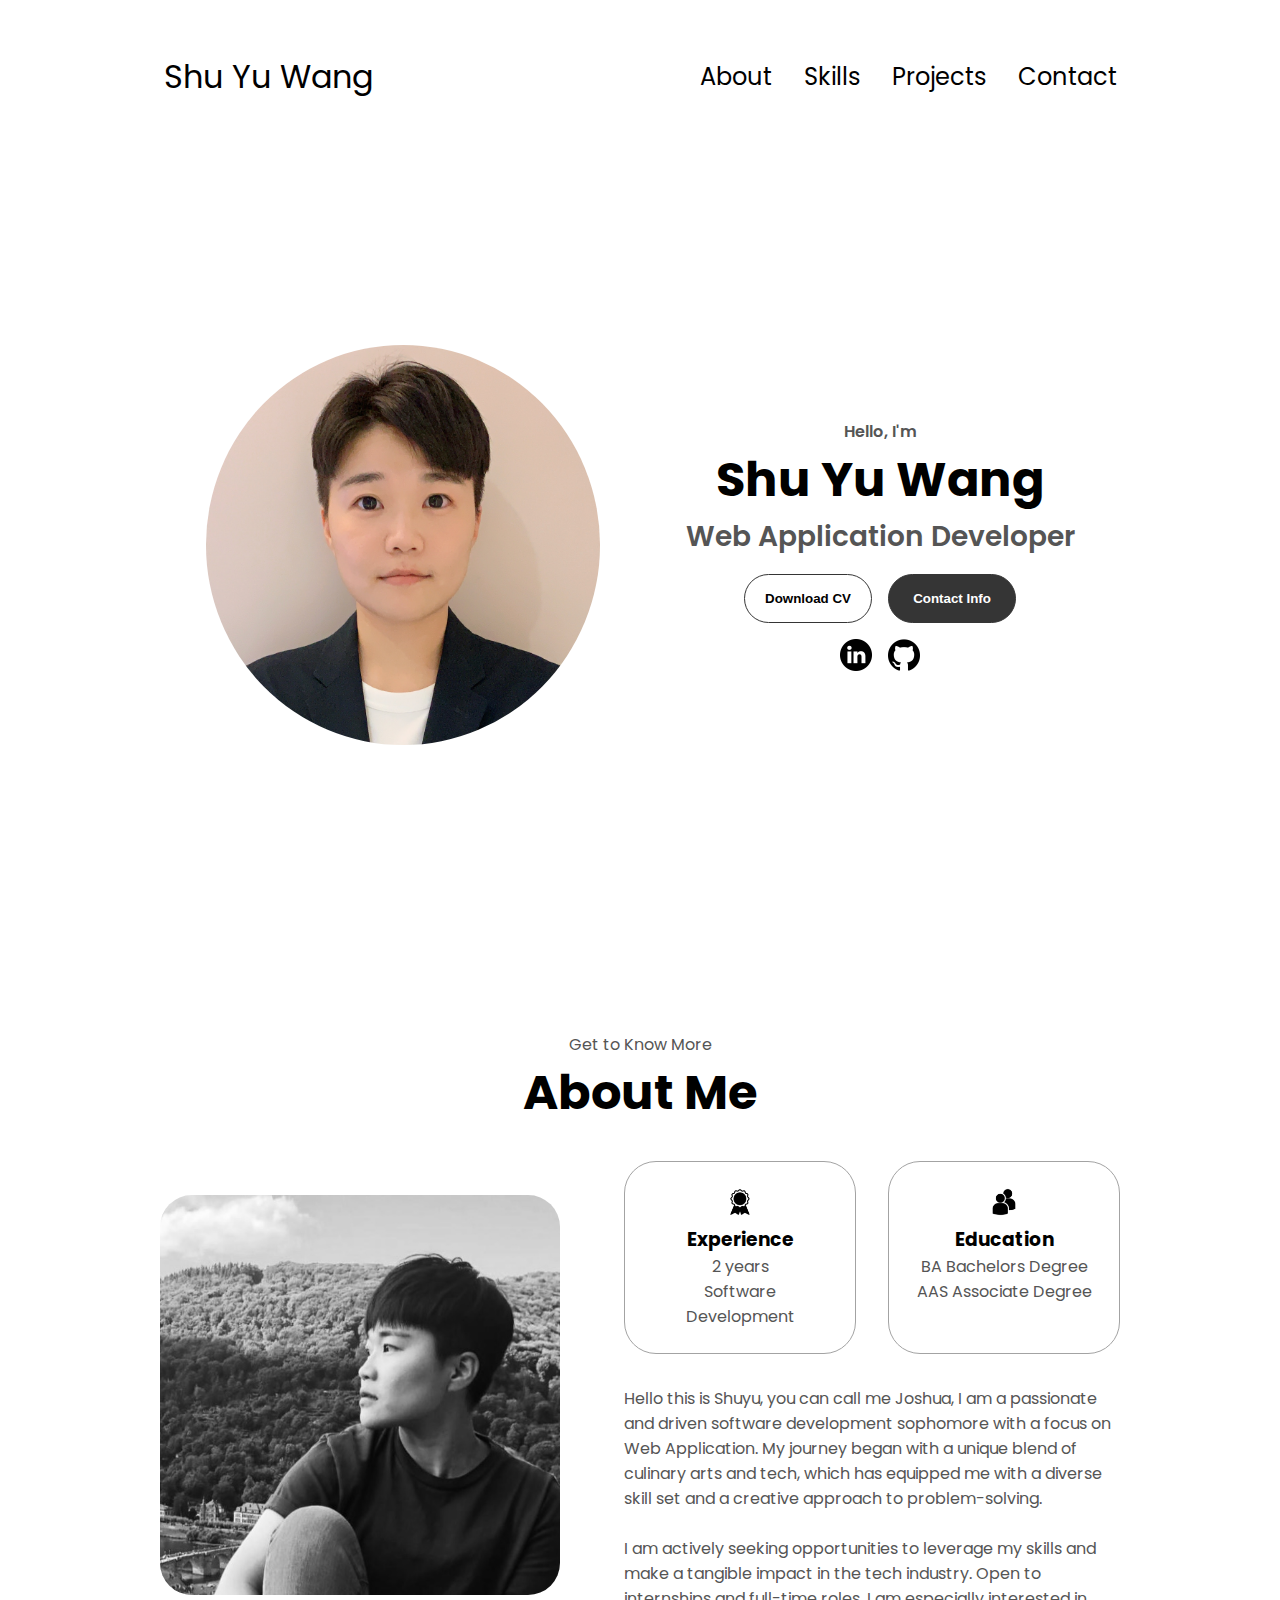
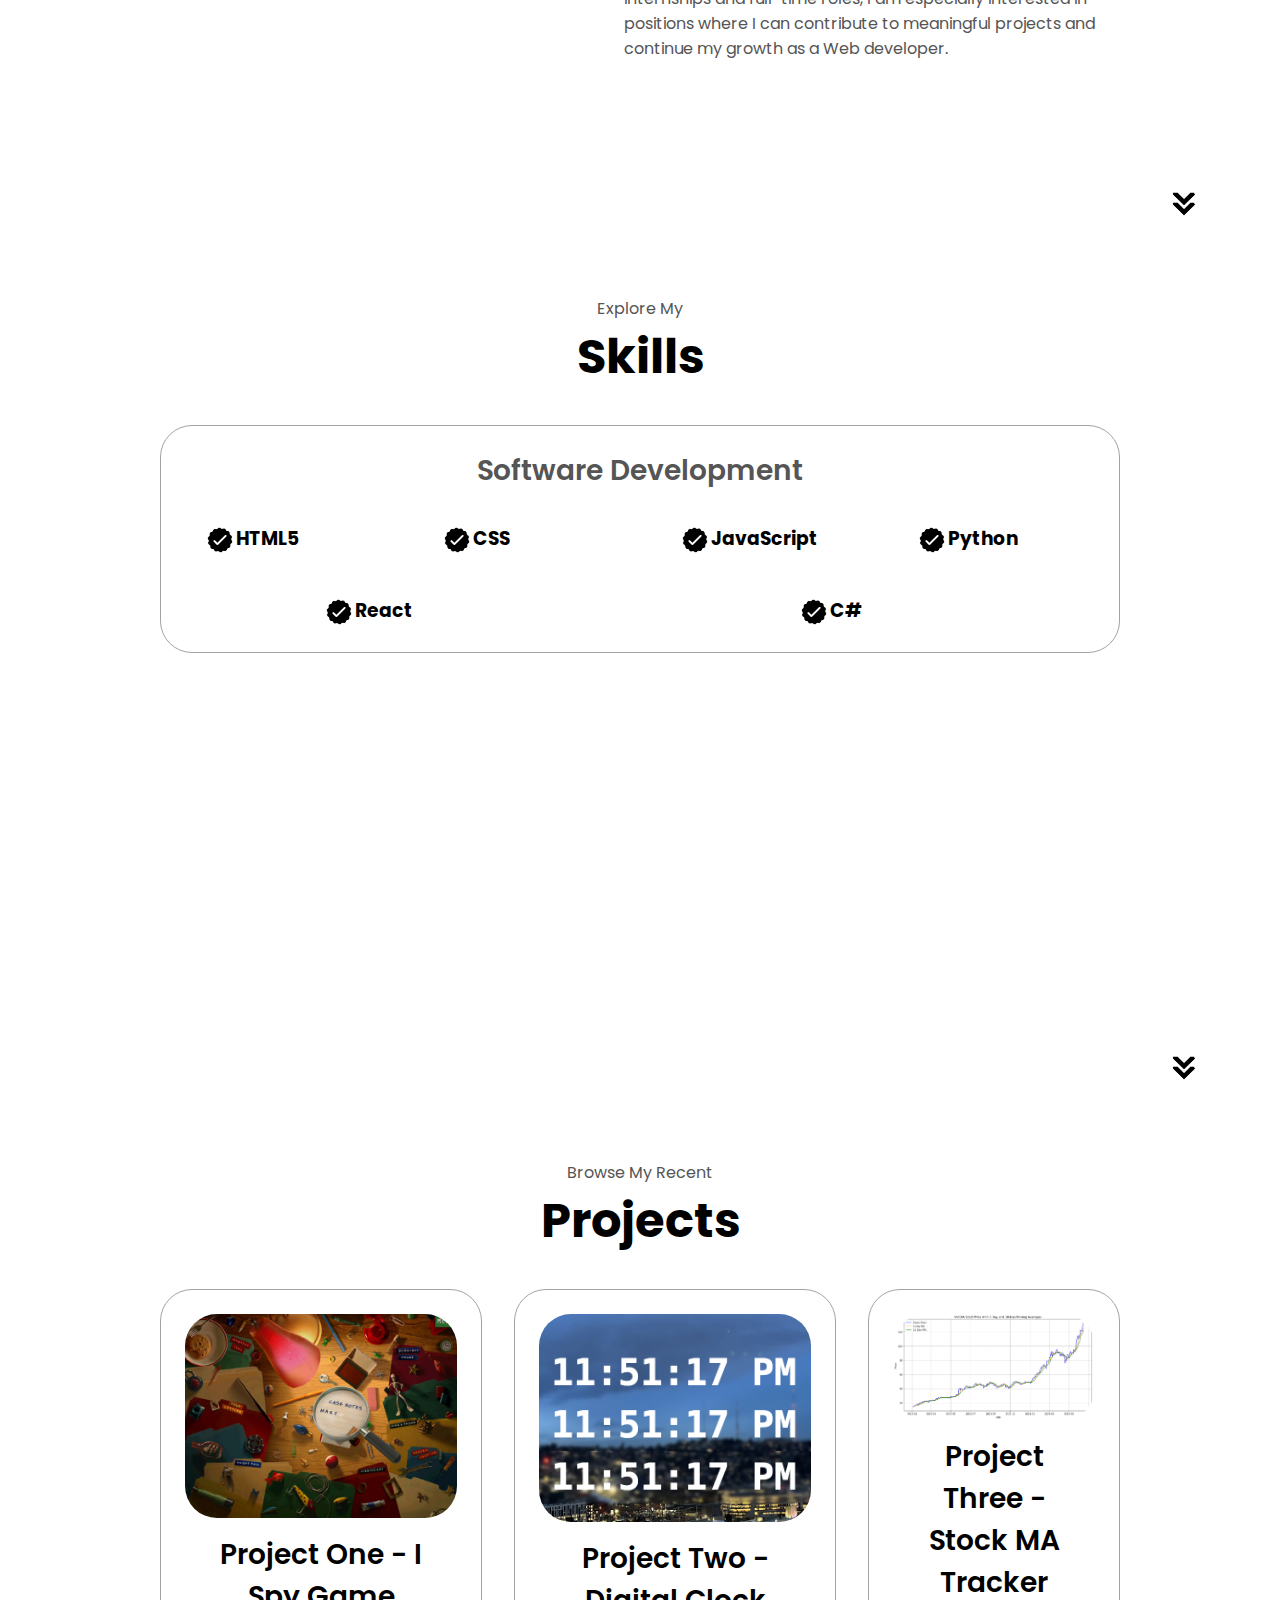
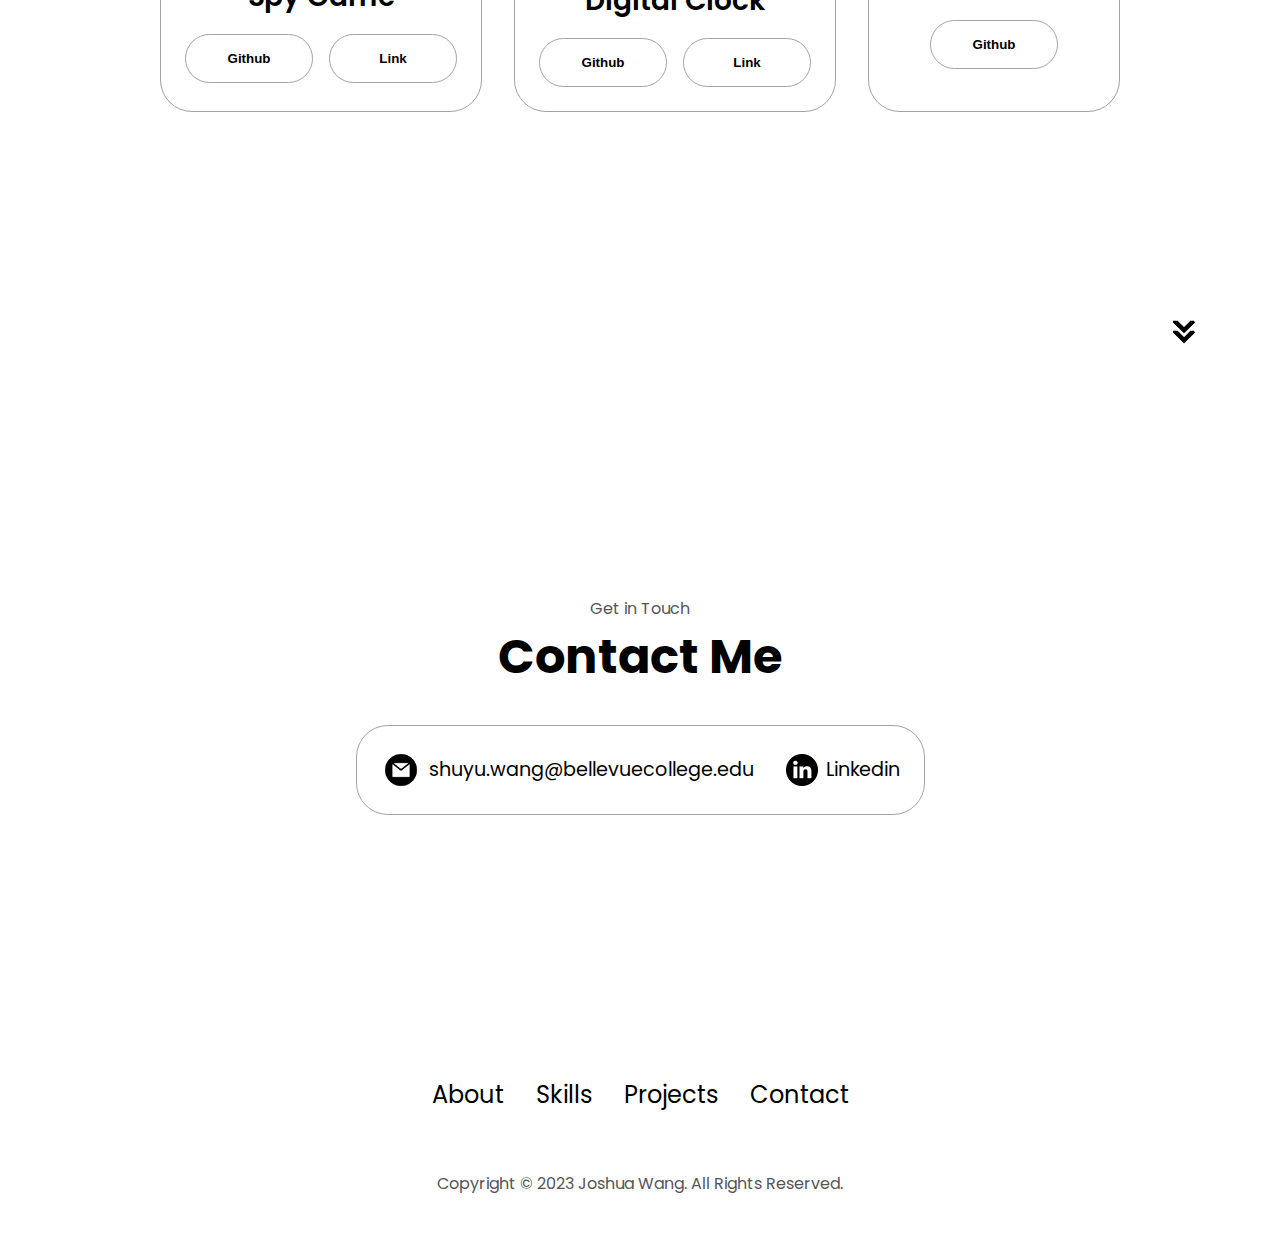
<file: index.html>
<!DOCTYPE html>
<html lang="en">
  
<head>
  <meta charset="UTF-8">
  <meta name="viewport" content="width=device-width, initial-scale=1.0">
  <title>My Portfolio</title>
  <link rel="stylesheet" href="style.css">
  <link rel="stylesheet" href="mediaqueries.css">
</head>

<body>
  <nav id="desktop-nav">
    <div class="logo">Shu Yu Wang</div>
    <div>
      <ul class="nav-links">
        <li><a href="#about">About</a></li>
        <li><a href="#skills">Skills</a></li>
        <li><a href="#projects">Projects</a></li>
        <li><a href="#contact">Contact</a></li>
      </ul>
    </div>
  </nav>
  <nav id="hamburger-nav">
    <div class="logo">Shu Yu Wang</div>
    <div class="hamburger-menu">
      <div class="hamburger-icon" onclick="toggleMenu()">
        <span></span>
        <span></span>
        <span></span>
      </div>
      <div class="menu-links">
        <li><a href="#about" onclick="toggleMenu()">About</a></li>
        <li><a href="#skills" onclick="toggleMenu()">Skills</a></li>
        <li><a href="#project" onclick="toggleMenu()">Projects</a></li>
        <li><a href="#contact" onclick="toggleMenu()">Contact</a></li>
      </div>
    </div>
  </nav>
  <section id="profile">
    <div class="section__pic-container">
      <img class="profile-pic" src="./assets/profile-pic.png" alt="JW profile picture" />
    </div>
    <div class="section__text">
      <p class="section__text__p1">Hello, I'm</p>
      <h1 class="title">Shu Yu Wang</h1>
      <p class="section__text__p2">Web Application Developer</p>
      <div class="btn-container">
        <button class="btn btn-color-2" onclick="window.open('./assets/Resume_ShuYu_2024.pdf')">
          Download CV
        </button>
        <button class="btn btn-color-1" onclick="location.href='./#contact'">
          Contact Info
        </button>
      </div>
      <div id="socials-container">
        <img src="./assets/linkedin.png" alt="My Linkedin profile" class="icon"
          onclick="location.href='https://www.linkedin.com/in/shuyw/'" />
        <img src="./assets/github.png" alt="My Github profile" class="icon"
          onclick="location.href='https://github.com/joshuagnes'" />
      </div>
    </div>
  </section>
  <section id="about">
    <p class="section__text__p1">Get to Know More</p>
    <h1 class="title">About Me</h1>
    <div class="section-container">
      <div class="section__pic-container">
        <img src="./assets/about-pic.jpg" alt="profile picture" class="about-pic" />
      </div>
      <div class="about-details-container">
        <div class="about-containers">
          <div class="details-container">
            <img src="./assets/experience.png" alt="Experience icon" class="icon" />
            <h3>Experience</h3>
            <p>2 years <br />Software Development</p>
          </div>
          <div class="details-container">
            <img src="./assets/education.png" alt="Education icon" class="icon" />
            <h3>Education</h3>
            <p>BA Bachelors Degree<br />AAS Associate Degree</p>
          </div>
        </div>
        <div class="text-container">
          <p>
             Hello this is Shuyu, you can call me Joshua, I am a passionate and driven software development sophomore with a focus on Web Application. My journey began with a unique blend of culinary arts and tech, which has equipped me with a diverse skill set and a creative approach to problem-solving.
          </p>
          <br />
          <p>
            I am actively seeking opportunities to leverage my skills and make a tangible impact in the tech industry. Open to internships and full-time roles, I am especially interested in positions where I can contribute to meaningful projects and continue my growth as a Web developer.

           


          </p>
        </div>
      </div>
    </div>
    <img src="./assets/arrow.png" alt="arrow icon" class="icon arrow" onclick="location.href='./#skills'" />
  </section>
  <section id="skills">
    <p class="section__text__p1">Explore My</p>
    <h1 class="title">Skills</h1>
    <div class="experience-details-container">
      <div class="about-containers">
        <div class="details-container">
          <h2 class="experience-sub-title">Software Development</h2>
          <div class="article-container">
            <article>
              <img src="./assets/checkmark.png" alt="Experience icon" class="icon" />
              <div>
                <h3>HTML5</h3>
              </div>
            </article>
            <article>
              <img src="./assets/checkmark.png" alt="Experience icon" class="icon" />
              <div>
                <h3>CSS</h3>
              </div>
            </article>
            <article>
              <img src="./assets/checkmark.png" alt="Experience icon" class="icon" />
              <div>
                <h3>JavaScript</h3>
              </div>
            </article>
            <article>
              <img src="./assets/checkmark.png" alt="Experience icon" class="icon" />
              <div>
                <h3>Python</h3>
              </div>
            </article>
            <article>
              <img src="./assets/checkmark.png" alt="Experience icon" class="icon" />
              <div>
                <h3>React</h3>
              </div>
            </article>
            <article>
              <img src="./assets/checkmark.png" alt="Experience icon" class="icon" />
              <div>
                <h3>C#</h3>
              </div>
            </article>
          </div>
        </div>
      </div>
    </div>
    <img src="./assets/arrow.png" alt="arrow icon" class="icon arrow" onclick="location.href='./#projects'" />
  </section>
  <section id="projects">
    <p class="section__text__p1">Browse My Recent</p>
    <h1 class="title">Projects</h1>
    <div class="experience-details-container">
      <div class="about-containers">
        <div class="details-container color-container">
          <div class="article-container">
            <img src="./assets/project-1.jpg" alt="Project 1" class="project-img" />
          </div>
          <h2 class="experience-sub-title project-title">
            Project One - I Spy Game
          </h2>
          <div class="btn-container">
            <button class="btn btn-color-2 project-btn"
              onclick="window.open('https://github.com/joshuagnes/dev109/tree/main/ispy', '_blank')">
              Github
            </button>
            <button class="btn btn-color-2 project-btn"
              onclick="window.open('https://joshuagnes.github.io/dev109/ispy/index.html', '_blank')">
              Link
            </button>
          </div>
        </div>
        <div class="details-container color-container">
          <div class="article-container">
            <img src="./assets/project-2.png" alt="Project 2" class="project-img" />
          </div>
          <h2 class="experience-sub-title project-title">
            Project Two - Digital Clock
          </h2>
          <div class="btn-container">
            <button class="btn btn-color-2 project-btn"
              onclick="window.open('https://github.com/joshuagnes/digital-clock-react', '_blank')">
              Github
            </button>
            <button class="btn btn-color-2 project-btn"
              onclick="window.open('https://joshuagnes.github.io/digital-clock-react/', '_blank')">
              Link
            </button>
          </div>
        </div>
        <div class="details-container color-container">
          <div class="article-container">
            <img src="./assets/project-3.png" alt="Project 3" class="project-img" />
          </div>
          <h2 class="experience-sub-title project-title">Project Three - Stock MA Tracker </h2>
          <div class="btn-container">
            <button class="btn btn-color-2 project-btn"
              onclick="window.open('https://github.com/joshuagnes/stock_ma_tracker/blob/main/README.md', '_blank')">
              Github
            </button>

          </div>
        </div>
      </div>
    </div>
    <img src="./assets/arrow.png" alt="arrow icon" class="icon arrow" onclick="location.href='./#contact'" />
  </section>
  <section id="contact">
    <p class="section__text__p1">Get in Touch</p>
    <h1 class="title">Contact Me</h1>
    <div class="contact-info-upper-container">
      <div class="contact-info-container">
        <img src="./assets/email.png" alt="email icon" class="icon contact-icon email-icon" />
        <p>
          <a href="mailto:shuyu.wang@bellevuecollege.edu">shuyu.wang@bellevuecollege.edu</a>
        </p>
      </div>
      <div class="contact-info-container">
        <img src="./assets/linkedin.png" alt="linkedin icon" class="icon contact-icon" />
        <p>
          <a href="https://www.linkedin.com/in/shuyw/" target="_blank">Linkedin</a>
        </p>
      </div>
    </div>
  </section>
  <footer>
    <nav>
      <div class="nav-link-container">
        <ul class="nav-links">
          <li><a href="#about">About</a></li>
          <li><a href="#skills">Skills</a></li>
          <li><a href="#projects">Projects</a></li>
          <li><a href="#contact">Contact</a></li>
        </ul>
      </div>
    </nav>
    <p>Copyright &#169; 2023 Joshua Wang. All Rights Reserved.</p>
  </footer>
  <script src="script.js"></script>
</body>

</html>
</file>
<file: style.css>
@import url("https://fonts.googleapis.com/css2?family=Poppins:ital,wght@0,100;0,200;0,300;0,400;0,500;0,600;0,700;0,800;0,900;1,100;1,200;1,300;1,400;1,500;1,600;1,700;1,800;1,900&display=swap");

* {
  margin: 0;
  padding: 0;
}

body {
  font-family: "Poppins", sans-serif;
}

html {
  scroll-behavior: smooth;
}

p {
  color: rgb(85, 85, 85);
}

/* Transition */

a,
.btn {
  transition: all 300ms ease;
}

/* Desktop NAV */

nav,
.nav-links {
  display: flex;
}

nav {
  justify-content: space-around;
  align-items: center;
  height: 17vh;
  
}

.nav-links {
  gap: 2rem;
  list-style: none;
  font-size: 1.5rem;
}

a {
  color: black;
  text-decoration: none;
  text-decoration-color: white;
}

a:hover {
  color: gray;
  text-decoration: underline;
  text-underline-offset: 0.5rem;
  text-decoration-color: rgb(181, 181, 181);
}

.logo {
  font-size: 2rem;
}

.logo:hover {
  cursor: default;
}

/* hamburger-menu */
#hamburger-nav {
  display: none;
}

.hamburger-menu {
  position: relative;
  display: inline-block;
}

.hamburger-icon {
  display: flex;
  flex-direction: column;
  justify-content: space-between;
  height: 24px;
  width: 30px;
  cursor: pointer;
}

.hamburger-icon span {
  width: 100%;
  height: 2px;
  background-color: black;
  transition: all 0.3 ease-in-out;
}

.menu-links {
  position: absolute;
  top: 100%;
  right: 0;
  background-color: white;
  width: fit-content;
  max-height: 0;
  overflow: hidden;
  transition: all 0.3 ease-in-out;
}

.menu-links a {
  display: block;
  padding: 10px;
  text-align: center;
  font-size: 1.5rem;
  color: black;
  text-decoration: none;
  transition: all 0.3 ease-in-out;
}

.menu-links li {
  list-style: none;
}

.menu-links.open {
  max-height: 300px;
}

/* first span element */
.hamburger-icon.open span:first-child {
  transform: rotate(45deg) translate(10px, 5px);
  
}

.hamburger-icon.open span:nth-child(2) {
  opacity: 0;
}

.hamburger-icon.open span:last-child {
  transform: rotate(-45deg) translate(10px, -5px);
}

.hamburger-icon span:first-child {
  transform: none;
}

.hamburger-icon span:first-child {
  opacity: 1;
}

.hamburger-icon span:first-child {
  transform: none;
}

/* SECTIONS */

section {
  padding-top: 4vh;
  height: 96vh;
  margin: 0 10rem;
  box-sizing: border-box;
  min-height: fit-content;
}

.section-container {
  display: flex;
}

/* PROFILE SECTION */

#profile {
  display: flex;
  justify-content: center;
  gap: 5rem;
  height: 80vh;
}

.profile-pic {
  border-radius: 50%;
}

.section__pic-container {
  display: flex;
  height: 400px;
  width: 400px;
  margin: auto 0;
}

.section__text {
  align-self: center;
  text-align: center;
}

.section__text p {
  font-weight: 600;
}

.section__text__p1 {
  text-align: center;
}

.section__text__p2 {
  text-align: center;
  font-size: 1.75rem;
  margin-bottom: 1rem;
}

.title {
  font-size: 3rem;
  text-align: center;
}

#socials-container {
  display: flex;
  justify-content: center;
  margin-top: 1rem;
  gap: 1rem;
}

/* ICON */

.icon {
  cursor: pointer;
  height: 2rem;
}

/* BUTTONS */

.btn-container {
  display: flex;
  justify-content: center;
  gap: 1rem;
}

.btn {
  font-weight: 600;
  transition: all 300 ease;
  padding: 1rem;
  width: 8rem;
  border-radius: 2rem;

  outline-offset: 4px;
}

.btn-color-1,
.btn-color-2 {
  border: rgb(53, 53, 53) 0.1rem solid;
}

.btn-color-1:hover,
.btn-color-2:hover {
  cursor: pointer;
  transition: 0.15ms;
}

.btn-color-1,
.btn-color-2:hover {
  background: rgb(53, 53, 53);
  color: white;
}

.btn-color-1:hover {
  background: white;
  color: black;
}

.btn-color-2 {
  background: none;
}

.btn-color-2:hover {
  border: reg(255, 255, 255) 0.1rem solid;
}

/* About section */

#about {
  position: relative;
}

.about-containers {
  gap: 2rem;
  margin-bottom: 2rem;
  margin-top: 2rem;
}

.about-details-container {
  justify-content: center;
  flex-direction: column;
}

.about-containers,
.about-details-container {
  display: flex;
}

.about-pic {
  border-radius: 2rem;
}

.arrow {
  position: absolute;
  right: -5rem;
  bottom: 2.5rem;
}

.details-container {
  padding: 1.5rem;
  flex: 1;
  background: white;
  border-radius: 2rem;
  border: rgb(53, 53, 53) 0.1rem solid;
  border-color: rgb(163, 163, 163);
  text-align: center;
}

.section-container {
  gap: 4rem;
  right: 80%;
}

.section__pic-container {
  height: 400px;
  width: 400px;
  margin: auto 0;
}

/* Experience Section */

#skills {
  position: relative;
}

.experience-sub-title {
  color: rgb(85, 85, 85);
  font-weight: 600;
  font-size: 1.75rem;
  margin-bottom: 2rem;
}

.experience-details-container {
  display: flex;
  justify-content: center;
  flex-direction: column;
}

.article-container {
  display: flex;
  text-align: initial;
  flex-wrap: wrap;
  flex-direction: row;
  gap: 2.5rem;
  justify-content: space-around;
}

article {
  display: flex;
  width: 10rem;
}

article .icon {
  cursor: default;
}

/* Project Section */

#projects {
  position: relative;
}

.color-container {
  border-color: rgb(163, 163, 163);
  background: rgb(255, 255, 255);
}

.project-img {
  border-radius: 2rem;
  width: 100%;
  height: 100%;
}

.project-title {
  margin: 1rem;
  color: black;
}

.project-btn {
  color: black;
  border-color: rgb(163, 163, 163);
}

/* Contact */

#contact {
  display:flex;
  justify-content: center;
  flex-direction: column;
  height: 70vh;
}

.contact-info-upper-container {
  display: flex;
  justify-content: center;
  border-radius: 2rem;
  border: rgb(53, 53, 53) 0.1rem solid;
  border-color:rgb(163, 163, 163);
  margin: 2rem auto;
  padding: 0.5rem;
}

.contact-info-container {
  display: flex;
  align-items: center;
  justify-content: center;
  gap: 0.5rem;
  margin: 1rem;
}

.contact-info-container p {
  font-size: larger;
}

.contact-icon {
  cursor: default;
}
.email-icon {
  height: 2.5rem;
}

/* Footer Section */

footer{
  height: 26vh;
  margin: 0 1rem;
}

footer p {
  text-align: center;
}
</file>
<file: mediaqueries.css>
@media screen and (max-width: 1400px) {
  #profile {
    height:83vh;
    margin-bottom: 6rem;
  } 
  .about-containers {
     flex-wrap: wrap; 
  }
}
@media screen and (max-width: 1200px) {
  #desktop-nav {
    display: none;
  }
  #hamburger-nav {
    display: flex;
  }
  #experience, 
  .experience-details-container {
    margin-top: 2rem;
  }
  #profile, 
  .section-container {
    display: block;
  }
  .arrow {
    display: none;
  }
  section, .section-container {
    height: fit-content;
  }
  
  section {
    margin: 0 5%;
  }
  .section__pic-container {
    width: 275px;
    height: 275px;
    margin: 0 auto 2rem;
  }
  
  .about-containers {
    margin-top: 0;
  }
}

@media screen and (max-width: 600px) {
  #contact, 
  footer {
    height: 40vh;
  }
  #profile {
    height: 83vh;
    margin-bottom: 0;
  }
  article {
    font-size: 1rem;
  }
  footer nav {
    height: fit-content;
    margin-bottom: 2rem;
  }
  .about-containers, 
  .contact-info-upper-container,
  .btn-container {  
    flex-wrap: wrap;
  }

  .contact-info-container {
    margin: 0;
  }
  .contact-info-container p,
  .nav-links li a {
    font-size: 1rem;
  }
  .experience-sub-title {
    font-size: 1.25rem;
  }
  .logo {
    font-size: 1.5rem;
  }
  .nav-links {
    flex-direction: column;
    gap: 0.5rem;
    text-align: center;
  }
  .section__pic-container {
    width: auto;
    height: 46vw;
    justify-content: center;
  }

  .section__text__p2 {
    font-size: 1.25rem;
  }
  .title {
    font-size: 2rem;
  }
  .text-container {
    text-align: justify;
  }
}
</file>
